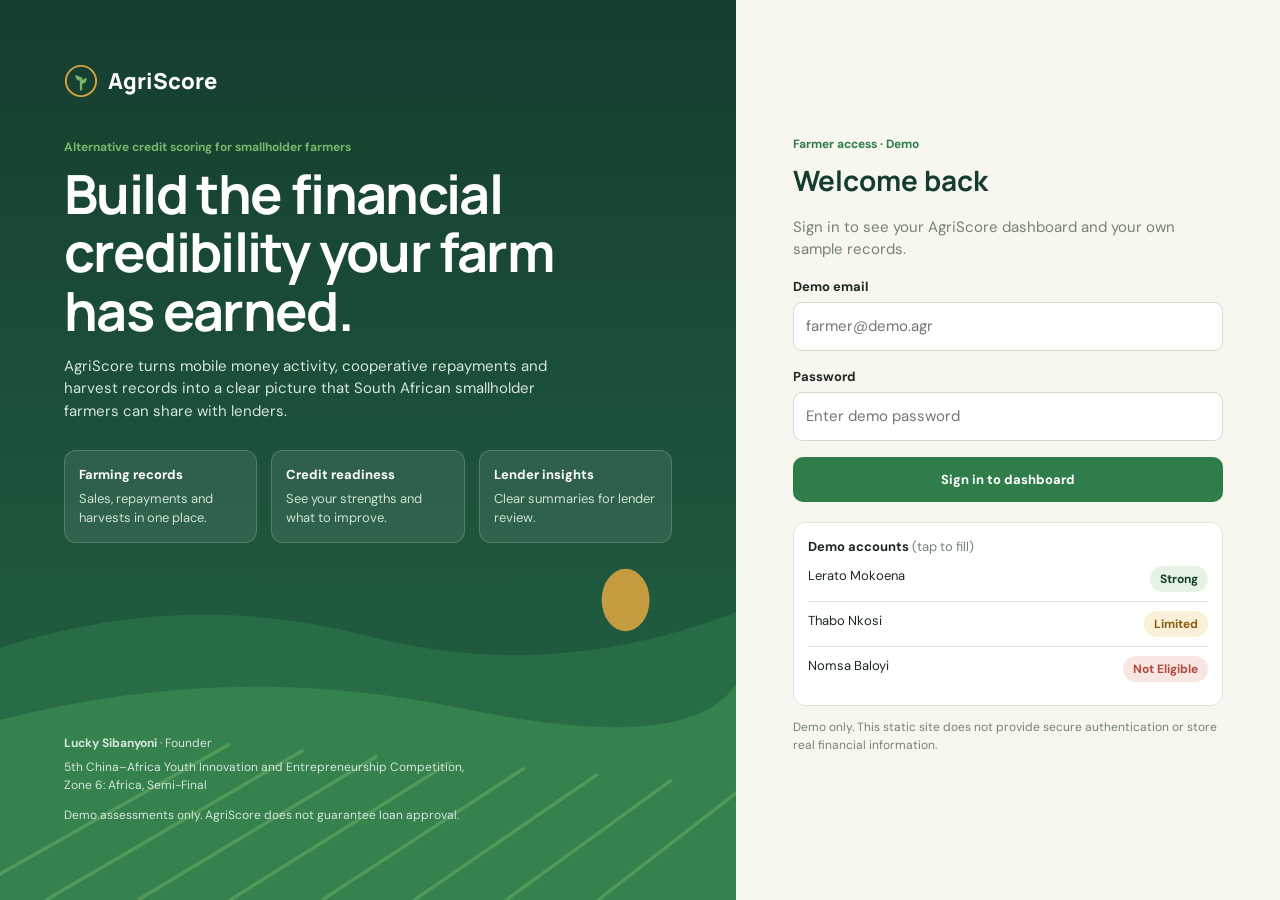
<file: index.html>
<!DOCTYPE html>
<html lang="en"><head><meta charset="UTF-8"><meta name="viewport" content="width=device-width, initial-scale=1.0"><title>AgriScore | Demo sign in</title>
<style>
@import url('https://fonts.googleapis.com/css2?family=DM+Sans:wght@400;500;600;700&family=Manrope:wght@500;700;800&display=swap');
:root{--forest:#153D2E;--green:#2F7D4A;--fresh:#78B66A;--cream:#F7F6EF;--white:#fff;--ink:#1D2922;--muted:#758278;--gold:#D9A441;--line:#E3E6DA;--amber:#C98A1B;--red:#B4493F;--out:#2F7D4A;--out-soft:#E6F2E4;--r:14px;--sp:24px;--shadow:0 1px 2px rgba(21,61,46,.06),0 6px 18px rgba(21,61,46,.05)}
body[data-outcome=limited]{--out:#C98A1B;--out-soft:#FBF1DA}body[data-outcome=notelig]{--out:#B4493F;--out-soft:#F8E6E3}
*{box-sizing:border-box}body{margin:0;background:var(--cream);color:var(--ink);font:15px/1.5 'DM Sans',Arial,sans-serif}a{color:inherit;text-decoration:none}button,input,select{font:inherit}button{cursor:pointer}
:focus-visible{outline:3px solid var(--gold);outline-offset:2px}
h1,h2,h3,h4{font-family:Manrope,sans-serif;margin-top:0;color:var(--forest)}h1{font-size:clamp(26px,3vw,34px);letter-spacing:-.03em;margin-bottom:6px}h2{font-size:21px}h3{font-size:16px;margin-bottom:10px}
.muted{color:var(--muted)}.small{font-size:12px}.hidden{display:none!important}
.brand{display:flex;align-items:center;gap:10px;font:800 22px Manrope,sans-serif;color:#fff}.brand svg{width:34px;height:34px}
.topbar{background:var(--forest);display:flex;align-items:center;justify-content:space-between;gap:20px;padding:12px clamp(18px,4vw,56px);position:sticky;top:0;z-index:10}
.topbar-right{display:flex;align-items:center;gap:14px;color:#fff}.demo-pill{background:rgba(217,164,65,.18);color:var(--gold);font-weight:700;font-size:11px;padding:6px 10px;border-radius:20px;border:1px solid rgba(217,164,65,.5)}
.user-chip{display:flex;align-items:center;gap:9px;font-weight:600;font-size:14px}.avatar{width:34px;height:34px;border-radius:50%;background:var(--fresh);color:var(--forest);display:grid;place-items:center;font-weight:800;font-size:13px}
.topbar .btn-outline{background:transparent;color:#fff;border-color:rgba(255,255,255,.35);padding:8px 14px}
.nav-strip{background:#fff;border-bottom:1px solid var(--line);padding:0 clamp(18px,4vw,56px);display:flex;gap:4px;overflow-x:auto}
.nav-link{white-space:nowrap;padding:14px 12px;color:var(--muted);font-size:13px;font-weight:600;border-bottom:3px solid transparent}.nav-link:hover{color:var(--forest)}.nav-link.active{color:var(--forest);border-color:var(--green);font-weight:700}
.main{max-width:1280px;margin:0 auto;padding:32px clamp(16px,4vw,56px) 56px}
.eyebrow{color:var(--green);font-weight:700;font-size:12px;margin-bottom:6px}
.page-intro{display:flex;justify-content:space-between;align-items:end;gap:24px;margin-bottom:24px}.page-intro p{margin:0;color:var(--muted);max-width:70ch}
.panel,.metric,.score-panel,.factor-card,.profile-card{background:#fff;border:1px solid var(--line);border-radius:var(--r);box-shadow:var(--shadow)}
.panel{padding:var(--sp);margin-bottom:22px}
.score-layout{display:grid;grid-template-columns:minmax(300px,1fr) 1.4fr;gap:22px;margin-bottom:22px}
.score-panel{padding:28px;display:flex;align-items:center;gap:26px;border-top:5px solid var(--out);margin-bottom:22px}.score-layout .score-panel{margin-bottom:0}
.score-ring{width:170px;height:170px;flex:0 0 170px;border-radius:50%;display:grid;place-items:center;background:conic-gradient(var(--out) var(--score-deg,80%),#E8ECE2 0);position:relative}
.score-ring:before{content:'';position:absolute;inset:12px;border-radius:50%;background:#fff}.score-ring-inner{position:relative;text-align:center}
.score-number{font:800 44px Manrope,sans-serif;color:var(--forest);letter-spacing:-.05em;line-height:1}.score-outof,.score-caption{font-size:12px;color:var(--muted)}
.status{display:inline-flex;align-items:center;gap:8px;background:var(--out-soft);color:var(--ink);border:1px solid var(--out);border-radius:8px;padding:8px 12px;font-size:13px;font-weight:700;margin:8px 0}.status-dot{width:9px;height:9px;background:var(--out);border-radius:50%}
.score-summary h2{margin-bottom:4px;color:var(--out)}.score-summary p{font-size:13px;color:var(--muted);margin:4px 0}
.metrics{display:grid;grid-template-columns:repeat(auto-fit,minmax(150px,1fr));gap:14px;margin-bottom:22px}.score-layout .metrics{grid-template-columns:repeat(3,1fr);margin:0;align-content:stretch}
.metric{padding:18px}.metric-label{font-size:12px;color:var(--muted);font-weight:600}.metric-value{font:800 24px Manrope,sans-serif;color:var(--forest);margin:8px 0 4px}.metric-note{font-size:12px;color:var(--muted)}
.section-heading{display:flex;align-items:end;justify-content:space-between;gap:16px;margin:30px 0 14px}.section-heading h2{margin:0}
.factor-grid{display:grid;grid-template-columns:repeat(4,1fr);gap:14px;margin-bottom:8px}
.factor-card{padding:18px;display:block;transition:border-color .15s,transform .15s}.factor-card:hover{border-color:var(--green);transform:translateY(-2px)}
.factor-top{display:flex;justify-content:space-between;align-items:center;margin-bottom:12px}.factor-icon{width:42px;height:42px;display:grid;place-items:center;border-radius:11px;background:#E6F2E4;color:var(--green)}.factor-icon svg,.step svg{width:22px;height:22px;fill:none;stroke:currentColor;stroke-width:1.8;stroke-linecap:round;stroke-linejoin:round}
.arrow{color:var(--green)}.factor-card p{font-size:12px;color:var(--muted);margin:4px 0 10px}.points{font-size:12px;font-weight:700;color:var(--green)}
.progress{height:8px;background:#E8ECE2;border-radius:10px;overflow:hidden;margin-top:10px}.progress span{display:block;height:100%;background:var(--green);border-radius:10px}.progress.out span{background:var(--gold)}
.bar-row{display:grid;grid-template-columns:70px 1fr auto;gap:12px;align-items:center;margin:14px 0;font-size:13px}.bar-row .progress{margin:0}
.stack{display:flex;height:14px;border-radius:10px;overflow:hidden;background:#E8ECE2;margin:16px 0 10px}.s-ok{background:var(--green)}.s-late{background:var(--gold)}.s-out{background:var(--red)}
.btn{display:inline-flex;align-items:center;justify-content:center;gap:8px;border:0;border-radius:10px;padding:11px 16px;font-weight:700;font-size:13px;transition:background .15s}
.btn-primary{background:var(--green);color:#fff}.btn-primary:hover{background:var(--forest)}.btn-green{background:var(--green);color:#fff}.btn-light{background:#E6F2E4;color:var(--forest)}.btn-light:hover{background:#d5e9d2}.btn-outline{background:#fff;border:1px solid var(--line);color:var(--ink)}
.panel-header{display:flex;align-items:center;justify-content:space-between;margin-bottom:16px}
.table-wrap{overflow-x:auto}table{width:100%;border-collapse:collapse;white-space:nowrap;font-size:13px}th{text-align:left;background:#F1F3EA;color:var(--forest);font-size:12px;font-weight:700;padding:12px 14px;border-bottom:1px solid var(--line)}td{padding:13px 14px;border-bottom:1px solid #EEF0E8}tbody tr:nth-child(even){background:#FAFAF5}tbody tr:hover{background:#F1F6EC}
.tag{display:inline-block;border-radius:20px;padding:4px 10px;font-size:12px;font-weight:700;background:#E6F2E4;color:var(--forest)}.tag.late,.tag.outstanding{background:#F8E6E3;color:var(--red)}.tag.limited{background:#FBF1DA;color:#8A5E0E}
.filters{display:flex;gap:10px;flex-wrap:wrap;margin-bottom:16px}.field{background:#fff;border:1px solid #D5DACB;border-radius:9px;padding:10px 12px;min-width:150px;color:var(--ink)}.field:focus{border-color:var(--green)}
.empty{padding:32px;text-align:center;color:var(--muted)}.two-col{display:grid;grid-template-columns:1fr 1fr;gap:22px}
.factor-row{margin:18px 0}.factor-row-head{display:flex;justify-content:space-between;gap:10px;font-size:13px;font-weight:600;margin-bottom:6px}
.note{padding:14px 16px;border-radius:10px;background:#FBF3DF;border-left:4px solid var(--gold);color:#5E4A16;font-size:13px}
.panel ul{padding-left:20px;line-height:1.9}
.profile-grid{display:grid;grid-template-columns:repeat(3,1fr);gap:16px}.profile-card{padding:20px;border-top:5px solid var(--out)}.profile-card[data-out=limited]{border-top-color:var(--amber)}.profile-card[data-out=notelig]{border-top-color:var(--red)}.profile-card[data-out=strong]{border-top-color:var(--green)}.profile-card h3{margin-bottom:2px}.profile-card p{font-size:13px;color:var(--muted)}.profile-card h2{margin:12px 0 0}
.steps{display:grid;grid-template-columns:repeat(4,1fr);gap:14px;margin-bottom:22px}.step{background:#fff;border:1px solid var(--line);border-radius:var(--r);padding:18px}.step b{display:flex;width:32px;height:32px;border-radius:50%;background:var(--forest);color:#fff;align-items:center;justify-content:center;margin-bottom:10px;font-family:Manrope}.step p{font-size:13px;color:var(--muted);margin:0}
.footer{font-size:12px;color:var(--muted);padding:20px;text-align:center}
.login-page{min-height:100vh;display:grid;grid-template-columns:1.15fr .85fr}
.login-hero{background:linear-gradient(180deg,var(--forest) 0%,#1F5A3E 70%);color:#fff;display:flex;flex-direction:column;justify-content:space-between;padding:clamp(28px,5vw,64px);position:relative;overflow:hidden}
.login-hero>*{position:relative;z-index:1}.login-hero svg.hero-art{position:absolute;left:0;bottom:0;width:100%;height:40%;z-index:0;pointer-events:none}
.login-hero h1{color:#fff;font-size:clamp(34px,4.4vw,54px);line-height:1.08;max-width:15ch;margin:40px 0 16px}.login-hero p{color:#D6E6DA;max-width:50ch}
.features{display:grid;grid-template-columns:repeat(3,1fr);gap:14px;margin:28px 0}.feature{background:rgba(255,255,255,.08);border:1px solid rgba(255,255,255,.18);border-radius:12px;padding:14px;font-size:13px}.feature b{display:block;margin-bottom:4px}.feature span{color:#CFE0D3}
.login-side{display:grid;place-items:center;padding:30px;background:var(--cream)}.login-card{width:min(430px,100%)}.login-card h2{font-size:28px;margin:6px 0}.login-card>p{color:var(--muted)}
.form-group{margin:16px 0}.form-group label{display:block;font-size:13px;font-weight:700;margin-bottom:6px}.form-group input,.form-group select{width:100%;padding:12px;border:1px solid #D5DACB;border-radius:9px;background:#fff}
.login-card .btn-primary{width:100%;padding:13px}.error{color:var(--red);font-size:13px;margin-top:10px}
.demo-logins{margin-top:20px;background:#fff;border:1px solid var(--line);border-radius:12px;padding:14px;font-size:13px}.demo-logins button{display:flex;justify-content:space-between;width:100%;background:none;border:0;border-top:1px solid var(--line);padding:9px 0;color:var(--ink);text-align:left}.demo-logins button:first-of-type{border-top:0}.demo-logins button:hover{color:var(--green)}
@media(max-width:1050px){.factor-grid,.steps{grid-template-columns:repeat(2,1fr)}.score-layout{grid-template-columns:1fr}.profile-grid{grid-template-columns:1fr 1fr}}
@media(max-width:760px){.login-page{grid-template-columns:1fr}.features{grid-template-columns:1fr}.page-intro{flex-direction:column;align-items:start}.score-panel{flex-direction:column;text-align:center}.score-layout .metrics,.two-col,.profile-grid,.factor-grid,.steps{grid-template-columns:1fr}.topbar-right .demo-pill,.user-chip span:last-child{display:none}.login-hero h1{margin-top:28px}}
@media(prefers-reduced-motion:reduce){*{transition:none!important}}
.neg{color:var(--red);font-weight:700}.pos{color:var(--green);font-weight:700}.cat-group{margin-bottom:26px}.cat-head{display:flex;justify-content:space-between;align-items:baseline;flex-wrap:wrap;gap:8px;padding:10px 14px;background:#E6F2E4;border-radius:10px 10px 0 0;border:1px solid var(--line);border-bottom:0}.cat-head h3{margin:0}.cat-group .table-wrap{border:1px solid var(--line);border-radius:0 0 10px 10px}
.ladder{display:grid;grid-template-columns:repeat(3,1fr);gap:12px}.rung{border:1px solid var(--line);border-top:5px solid var(--green);border-radius:12px;padding:14px;display:flex;flex-direction:column;gap:3px;font-size:13px;color:var(--muted)}.rung b{color:var(--ink);font-size:15px}.rung.notelig{border-top-color:var(--red)}.rung.limited{border-top-color:var(--amber)}.rung.here{background:var(--out-soft);border-color:var(--out);border-top-width:5px}.rung em{font-style:normal;font-weight:700;color:var(--ink);margin-top:6px}.whatif-out{background:#F1F3EA;border-radius:12px;padding:20px;text-align:center;align-self:start}input[type=range]{accent-color:var(--green)}@media(max-width:760px){.ladder{grid-template-columns:1fr}}
.switch{background:rgba(255,255,255,.12);color:#fff;border:1px solid rgba(255,255,255,.35);border-radius:8px;padding:7px 8px;font-weight:600;font-size:14px}.switch option{color:#1D2922}
.timeline{display:flex;gap:8px;flex-wrap:wrap;align-items:flex-start;margin-bottom:12px}.dot{display:flex;flex-direction:column;align-items:center;gap:4px;width:28px}.dot i{width:22px;height:22px;border-radius:50%;background:var(--green)}.dot.late i{background:var(--gold)}.dot.outstanding i{background:var(--red)}.dot small{font-size:10px;color:var(--muted);height:12px}.consent{display:flex;align-items:center;gap:10px;font-weight:700;margin:14px 0}.consent input{width:20px;height:20px;accent-color:var(--green)}.btn[disabled]{opacity:.5;cursor:not-allowed}
</style></head>
<body>
<div class="login-page" id="login-view"><section class="login-hero">
<svg class="hero-art" viewBox="0 0 800 300" preserveAspectRatio="none" aria-hidden="true"><path d="M0 90Q200 40 400 80T800 60V300H0Z" fill="#2F7D4A" opacity=".55"/><path d="M0 150Q250 100 500 140T800 120V300H0Z" fill="#3E9158" opacity=".6"/><g stroke="#78B66A" stroke-width="3" opacity=".45"><path d="M-50 300L250 170M50 300L330 175M150 300L410 180M250 300L490 185M350 300L570 190M450 300L650 195M550 300L730 200M650 300L810 205"/></g><circle cx="680" cy="50" r="26" fill="#D9A441" opacity=".9"/></svg>
<div><a class="brand" href="#"><svg viewBox="0 0 36 36" fill="none" aria-hidden="true"><circle cx="18" cy="18" r="16" stroke="#D9A441" stroke-width="2"/><path d="M18 27V15" stroke="#78B66A" stroke-width="2.4" stroke-linecap="round"/><path d="M18 18c-4 0-6-2.500-6-6 4 0 6 2.500 6 6zM18 21c4 0 6-2.500 6-6-4 0-6 2.500-6 6z" fill="#78B66A"/></svg><span>AgriScore</span></a>
<div class="eyebrow" style="color:var(--fresh);margin-top:40px">Alternative credit scoring for smallholder farmers</div><h1 style="margin-top:8px">Build the financial credibility your farm has earned.</h1>
<p>AgriScore turns mobile money activity, cooperative repayments and harvest records into a clear picture that South African smallholder farmers can share with lenders.</p>
<div class="features"><div class="feature"><b>Farming records</b><span>Sales, repayments and harvests in one place.</span></div><div class="feature"><b>Credit readiness</b><span>See your strengths and what to improve.</span></div><div class="feature"><b>Lender insights</b><span>Clear summaries for lender review.</span></div></div></div>
<div><p class="small" style="margin:0 0 6px"><b>Lucky Sibanyoni</b> · Founder</p><p class="small" style="margin:0 0 10px">5th China–Africa Youth Innovation and Entrepreneurship Competition, Zone 6: Africa, Semi-Final</p><p class="small">Demo assessments only. AgriScore does not guarantee loan approval.</p></div></section>
<section class="login-side"><form class="login-card" id="login-form"><div class="eyebrow">Farmer access · Demo</div><h2>Welcome back</h2><p>Sign in to see your AgriScore dashboard and your own sample records.</p>
<div class="form-group"><label for="email">Demo email</label><input id="email" type="email" placeholder="farmer@demo.agr" required></div>
<div class="form-group"><label for="password">Password</label><input id="password" type="password" placeholder="Enter demo password" required></div>
<button class="btn btn-primary" type="submit">Sign in to dashboard</button><div id="login-error" class="error" role="alert"></div>
<div class="demo-logins"><strong>Demo accounts</strong> <span class="muted">(tap to fill)</span>
<button type="button" data-fill="lerato@demo.agr"><span>Lerato Mokoena</span><span class="tag">Strong</span></button>
<button type="button" data-fill="thabo@demo.agr"><span>Thabo Nkosi</span><span class="tag limited">Limited</span></button>
<button type="button" data-fill="nomsa@demo.agr"><span>Nomsa Baloyi</span><span class="tag late">Not Eligible</span></button></div>
<p class="small muted">Demo only. This static site does not provide secure authentication or store real financial information.</p></form></section></div>

<div class="app-shell hidden" id="app-view"><header class="topbar"><a class="brand" href="#dashboard"><svg viewBox="0 0 36 36" fill="none" aria-hidden="true"><circle cx="18" cy="18" r="16" stroke="#D9A441" stroke-width="2"/><path d="M18 27V15" stroke="#78B66A" stroke-width="2.4" stroke-linecap="round"/><path d="M18 18c-4 0-6-2.500-6-6 4 0 6 2.500 6 6zM18 21c4 0 6-2.500 6-6-4 0-6 2.500-6 6z" fill="#78B66A"/></svg><span>AgriScore</span></a><div class="topbar-right"><span class="demo-pill">DEMO MODE</span><div class="user-chip"><span class="avatar" id="nav-avatar">F</span><span id="nav-name">Farmer</span></div><button class="btn btn-outline" id="logout-btn">Log out</button></div></header>
<nav class="nav-strip" aria-label="Main"><a class="nav-link" href="#farmer-view" data-nav="farmer-view">Farmer View · Free</a><a class="nav-link" href="#dashboard" data-nav="dashboard">Dashboard</a><a class="nav-link" href="#credit-score" data-nav="credit-score">Credit Score</a><a class="nav-link" href="#loans" data-nav="loans">Loans</a><a class="nav-link" href="#transactions" data-nav="transactions">Mobile Money</a><a class="nav-link" href="#repayments" data-nav="repayments">Co-op Repayments</a><a class="nav-link" href="#harvest" data-nav="harvest">Harvest History</a><a class="nav-link" href="#weather" data-nav="weather">Weather Risk</a><a class="nav-link" href="#profile" data-nav="profile">Profile</a><a class="nav-link" href="#lender" data-nav="lender">Lender demo</a><a class="nav-link" href="#methodology" data-nav="methodology">Scoring guide</a><a class="nav-link" href="#about" data-nav="about">About</a></nav>
<main class="main" id="app-main"></main>
<footer class="footer">AgriScore interactive prototype · Fictional sample data · Not a real credit decision or loan approval.<br>Founder: Lucky Sibanyoni · 5th China–Africa Youth Innovation and Entrepreneurship Competition, Zone 6: Africa, Semi-Final</footer></div>
<script src="data.js"></script><script src="auth.js"></script><script src="app.js"></script>
</body></html>
</file>
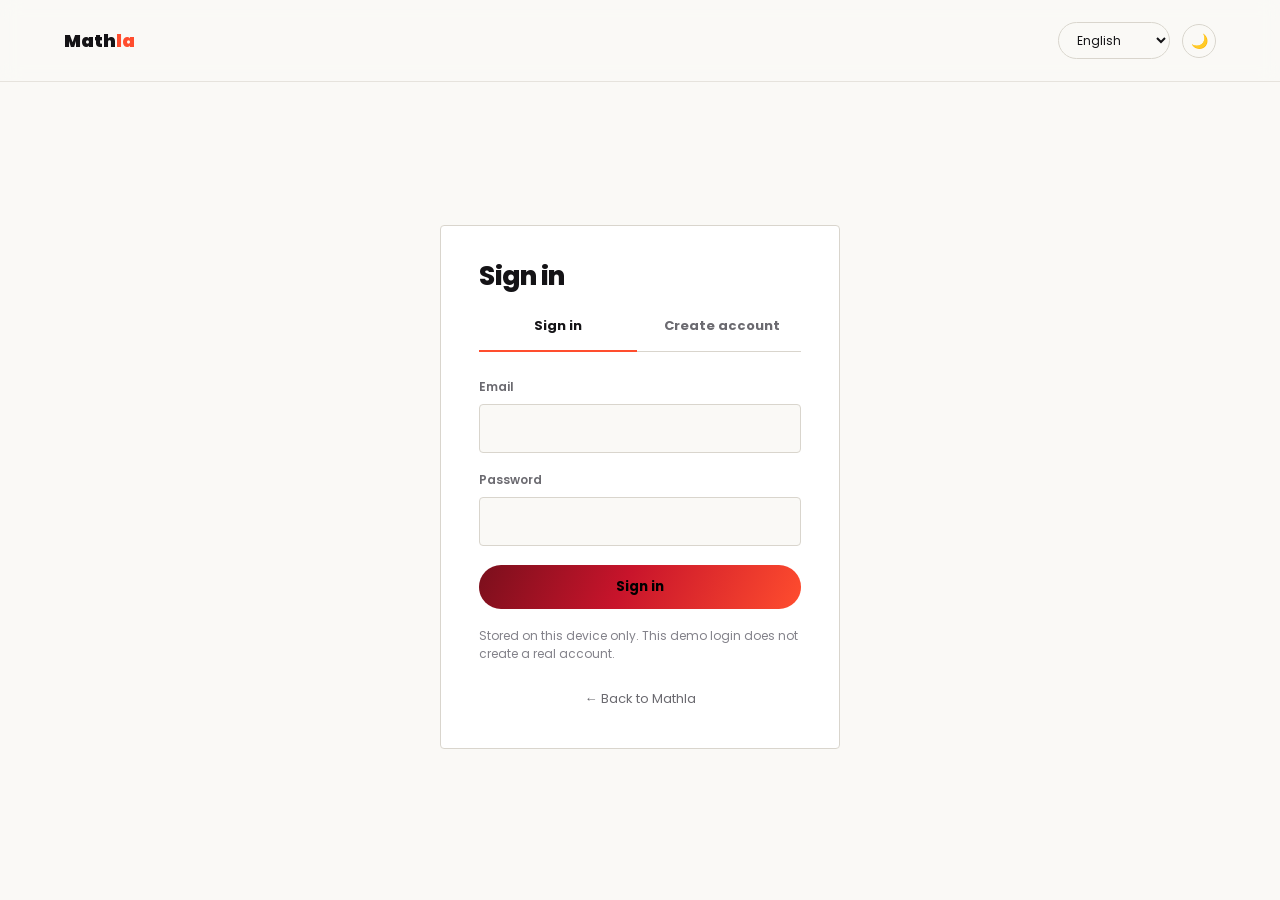
<file: signin.html>
<!DOCTYPE html>
<html lang="en">
<head>
<meta charset="UTF-8">
<meta name="viewport" content="width=device-width, initial-scale=1, viewport-fit=cover">
<title>Sign in — Mathla</title>
<link rel="preconnect" href="https://fonts.googleapis.com">
<link rel="preconnect" href="https://fonts.gstatic.com" crossorigin>
<link href="https://fonts.googleapis.com/css2?family=Poppins:wght@400;500;700;800;900&display=swap" rel="stylesheet">
<link rel="stylesheet" href="styles.css">
</head>
<body>
<div class="grain"></div>

<nav>
  <a href="index.html" class="logo" style="text-decoration:none;color:inherit;">Math<span>la</span></a>
  <div style="display:flex;align-items:center;gap:12px;">
    <select id="langSelect" aria-label="Choose language">
      <option value="en">English</option>
      <option value="af">Afrikaans</option>
      <option value="tn">Setswana</option>
      <option value="nso">Sepedi</option>
      <option value="zu">isiZulu</option>
      <option value="ts">Xitsonga</option>
    </select>
    <button id="themeToggle" aria-label="Toggle light and dark mode" style="background:none;border:1px solid var(--border2);color:var(--white);width:34px;height:34px;border-radius:100px;cursor:pointer;font-size:14px;">☀️</button>
  </div>
</nav>

<div class="auth-page">
  <div class="auth-card">
    <h1 id="authHeading" data-i18n="signInBtn">Sign in</h1>

    <div id="authFormWrap">
      <div class="auth-tabs">
        <button type="button" class="auth-tab active" data-mode="signin" id="tabSignIn" data-i18n="signInBtn">Sign in</button>
        <button type="button" class="auth-tab" data-mode="signup" id="tabSignUp" data-i18n="createAccountBtn">Create account</button>
      </div>
      <form id="authForm" novalidate>
        <label class="auth-label" for="authEmail" data-i18n="emailLabel">Email</label>
        <input class="auth-input" type="email" id="authEmail" autocomplete="email" required>
        <label class="auth-label" for="authPassword" data-i18n="passwordLabel">Password</label>
        <input class="auth-input" type="password" id="authPassword" autocomplete="current-password" minlength="6" required>
        <p class="auth-error" id="authError"></p>
        <button type="submit" class="next-btn show" id="authSubmit" data-i18n="signInBtn">Sign in</button>
      </form>
      <p class="auth-note" data-i18n="authNote">Stored on this device only. This demo login does not create a real account.</p>
    </div>

    <div id="alreadyIn" style="display:none;">
      <p class="auth-already" id="alreadyText"></p>
      <a href="index.html" class="next-btn show" style="display:block;text-align:center;text-decoration:none;" data-i18n="continueBtn">Continue to Mathla</a>
      <button id="switchAccountBtn" class="auth-signout" style="margin-top:14px;width:100%;" data-i18n="signOutBtn">Sign out</button>
    </div>

    <p class="auth-back"><a href="index.html" data-i18n="backToHome">← Back to Mathla</a></p>
  </div>
</div>

<script src="common.js"></script>
<script src="signin.js"></script>
</body>
</html>
</file>
<file: styles.css>
:root{
  --black:#050506; --ink:#0b0b0d; --white:#f6f5f3; --grey:#8a8a90;
  --red-deep:#7a0f1c; --red-mid:#c8142b; --red-hot:#ff4d2e;
  --grad: linear-gradient(115deg,var(--red-deep) 0%, var(--red-mid) 45%, var(--red-hot) 100%);
  --green:#3ddc84;
  --border:#1c1c1f; --border2:#2c2c30; --track:#222;
  --muted2:#9a9aa0; --muted3:#8f8f96; --muted4:#c9c9ce; --muted5:#d5d5d8; --muted6:#5c5c62;
  --overlay:rgba(0,0,0,.75); --nav-bg:rgba(5,5,6,.85);
  padding-top:env(safe-area-inset-top,0px); padding-bottom:env(safe-area-inset-bottom,0px); box-sizing:border-box;
}
html[data-theme="light"]{
  --black:#faf9f6; --ink:#ffffff; --white:#141316; --grey:#6b6a70;
  --border:#e6e3dd; --border2:#d9d5cd; --track:#e9e6df;
  --muted2:#55545a; --muted3:#5c5b61; --muted4:#3d3c41; --muted5:#3d3c41; --muted6:#83828a;
  --overlay:rgba(255,255,255,.8); --nav-bg:rgba(250,249,246,.85);
}
html{background:var(--black);}
body{transition:background .35s,color .35s;}
*{margin:0;padding:0;box-sizing:border-box;}
html{scroll-behavior:smooth;scroll-padding-top:env(safe-area-inset-top,0px);}
body{background:var(--black);color:var(--white);font-family:'Poppins',sans-serif;overflow-x:hidden;}
::selection{background:var(--red-hot);color:#000;}
.grain{position:fixed;inset:0;pointer-events:none;z-index:1;opacity:.045;mix-blend-mode:overlay;
  background-image:url("data:image/svg+xml,%3Csvg xmlns='http://www.w3.org/2000/svg' width='120' height='120'%3E%3Cfilter id='n'%3E%3CfeTurbulence type='fractalNoise' baseFrequency='0.9' numOctaves='2' stitchTiles='stitch'/%3E%3C/filter%3E%3Crect width='100%25' height='100%25' filter='url(%23n)'/%3E%3C/svg%3E");}

nav{position:sticky;top:0;z-index:100;display:flex;justify-content:space-between;align-items:center;
  padding:22px clamp(20px,5vw,64px);background:var(--nav-bg);backdrop-filter:blur(10px);border-bottom:1px solid var(--border);}
.logo{font-weight:900;font-size:18px;}
.logo span{color:var(--red-hot);}
#langSelect{background:none;border:1px solid var(--border2);color:var(--white);padding:8px 14px;border-radius:100px;
  font-family:inherit;font-size:12px;cursor:pointer;}
#langSelect option{background:var(--ink);color:var(--white);}

/* auth */
.auth-btn{background:var(--grad);border:none;color:#000;font-weight:700;font-family:inherit;font-size:12px;
  padding:9px 18px;border-radius:100px;cursor:pointer;white-space:nowrap;text-decoration:none;display:inline-block;line-height:1.3;}
.auth-area.signed-in{display:flex;align-items:center;gap:10px;}
.auth-account{display:flex;align-items:center;gap:10px;font-size:12px;color:var(--muted4);}
.auth-account b{font-weight:700;color:var(--white);max-width:140px;overflow:hidden;text-overflow:ellipsis;white-space:nowrap;}
.auth-signout{background:none;border:1px solid var(--border2);color:var(--white);font-family:inherit;font-size:12px;
  font-weight:600;padding:8px 16px;border-radius:100px;cursor:pointer;}
.auth-signout:hover{border-color:var(--red-hot);color:var(--red-hot);}
/* standalone sign-in page */
.auth-page{min-height:calc(100vh - 90px);display:flex;align-items:center;justify-content:center;padding:60px 20px;position:relative;z-index:2;}
.auth-card{background:var(--ink);border:1px solid var(--border2);max-width:400px;width:100%;padding:38px;border-radius:4px;}
.auth-card h1{font-size:26px;font-weight:800;letter-spacing:-.5px;margin-bottom:26px;}
.auth-already{font-size:14px;color:var(--muted4);line-height:1.6;margin-bottom:20px;}
.auth-already b{color:var(--white);}
.auth-back{text-align:center;margin-top:22px;}
.auth-back a{font-size:13px;color:var(--grey);text-decoration:none;}
.auth-back a:hover{color:var(--red-hot);}
.auth-tabs{display:flex;gap:6px;margin-bottom:26px;border-bottom:1px solid var(--border2);}
.auth-tab{flex:1;background:none;border:none;color:var(--grey);font-family:inherit;font-weight:700;font-size:13px;
  padding:0 0 14px;cursor:pointer;border-bottom:2px solid transparent;margin-bottom:-1px;}
.auth-tab.active{color:var(--white);border-bottom-color:var(--red-hot);}
.auth-label{display:block;font-size:12px;color:var(--grey);font-weight:600;margin-bottom:8px;}
.auth-input{width:100%;background:var(--black);border:1px solid var(--border2);color:var(--white);font-family:inherit;
  font-size:14px;padding:13px 16px;border-radius:4px;margin-bottom:18px;}
.auth-input:focus{outline:none;border-color:var(--red-hot);}
.auth-error{font-size:13px;color:var(--red-hot);margin:-8px 0 14px;min-height:1px;}
.auth-error:empty{margin:0;}
#authSubmit{width:100%;text-align:center;}
.auth-note{font-size:12px;color:var(--muted6);line-height:1.5;margin-top:18px;}

section{position:relative;padding:90px clamp(20px,6vw,80px);z-index:2;}
.kicker{font-size:13px;color:var(--red-hot);font-weight:700;letter-spacing:.3px;margin-bottom:16px;}
h2.title{font-size:clamp(28px,4.5vw,50px);font-weight:800;letter-spacing:-1px;max-width:760px;line-height:1.08;}

/* hero */
#hero{padding-top:80px;padding-bottom:60px;}
h1{font-size:clamp(40px,8vw,96px);font-weight:900;line-height:.98;letter-spacing:-2px;max-width:900px;}
h1 .hl{background:var(--grad);-webkit-background-clip:text;background-clip:text;color:transparent;}
.hero-sub{max-width:520px;margin-top:26px;font-size:17px;color:var(--muted4);line-height:1.6;}
.grade-picker{display:flex;gap:12px;margin-top:40px;flex-wrap:wrap;}
.grade-btn{padding:16px 30px;border-radius:100px;border:1px solid var(--border2);background:transparent;color:var(--white);
  font-family:inherit;font-weight:700;font-size:15px;cursor:pointer;transition:.3s;}
.grade-btn.active{background:var(--grad);border-color:transparent;color:#000;}
.grade-btn:hover{border-color:var(--red-hot);}
.stat-strip{display:flex;gap:44px;margin-top:56px;flex-wrap:wrap;}
.stat-strip div b{font-size:34px;font-weight:900;display:block;}
.stat-strip div span{font-size:12px;color:var(--grey);}

/* topics */
.topic-grid{display:grid;grid-template-columns:repeat(auto-fill,minmax(240px,1fr));gap:1px;background:var(--border);margin-top:48px;border:1px solid var(--border);}
.topic-card{background:var(--ink);padding:30px;cursor:pointer;transition:.3s;position:relative;}
.topic-card:hover{background:#121014;}
.topic-card h3{font-size:18px;font-weight:700;margin-bottom:10px;}
.topic-card p{font-size:13px;color:var(--muted3);margin-bottom:18px;}
.mastery-bar{height:4px;background:var(--track);border-radius:4px;overflow:hidden;}
.mastery-fill{height:100%;background:var(--grad);width:0%;transition:width .6s;}
.mastery-label{font-size:11px;color:var(--grey);margin-top:8px;display:block;}
.topic-card.locked{opacity:.45;cursor:default;}


/* dashboard */
.dash-grid{display:grid;grid-template-columns:1fr 1fr;gap:40px;margin-top:48px;}
@media (max-width:800px){.dash-grid{grid-template-columns:1fr;}}
.dash-card{border:1px solid var(--border);padding:32px;background:var(--ink);}
.dash-card h4{font-size:14px;color:var(--grey);font-weight:700;margin-bottom:20px;letter-spacing:.3px;}
.weak-row{display:flex;justify-content:space-between;align-items:center;padding:14px 0;border-top:1px solid var(--border);font-size:14px;}
.weak-row:first-of-type{border-top:none;}
.weak-row b{font-weight:700;}
.weak-pct{font-weight:800;}
.weak-pct.low{color:var(--red-hot);}
.weak-pct.mid{color:#e8b93d;}
.weak-pct.high{color:var(--green);}
.empty-note{font-size:13px;color:var(--grey);line-height:1.6;}

/* papers */
.paper-list{margin-top:44px;display:flex;flex-direction:column;}
.paper-row{display:flex;justify-content:space-between;align-items:center;padding:24px 0;border-top:1px solid var(--border);gap:20px;flex-wrap:wrap;}
.paper-row:last-child{border-bottom:1px solid var(--border);}
.paper-row h4{font-size:17px;font-weight:700;}
.paper-row span{font-size:13px;color:var(--grey);}
.paper-btn{padding:11px 22px;border-radius:100px;border:1px solid var(--border2);background:none;color:var(--white);font-family:inherit;font-weight:600;font-size:13px;cursor:pointer;}
.paper-btn:hover{border-color:var(--red-hot);color:var(--red-hot);}

footer{padding:44px clamp(20px,6vw,80px);border-top:1px solid var(--border);font-size:12px;color:var(--muted6);z-index:2;position:relative;}

/* modal */
.overlay{position:fixed;inset:0;background:var(--overlay);backdrop-filter:blur(4px);z-index:200;display:none;align-items:center;justify-content:center;padding:20px;}
.overlay.show{display:flex;}
.modal{background:var(--ink);border:1px solid var(--border2);max-width:560px;width:100%;padding:38px;border-radius:4px;max-height:86vh;overflow-y:auto;}
.modal h3{font-size:22px;font-weight:800;margin-bottom:6px;}
.modal .prog{font-size:12px;color:var(--grey);margin-bottom:22px;}
.q-text{font-size:18px;font-weight:600;margin-bottom:22px;line-height:1.4;}
.opt{display:block;width:100%;text-align:left;padding:14px 18px;margin-bottom:10px;border:1px solid var(--border2);background:none;
  color:var(--white);font-family:inherit;font-size:14px;border-radius:4px;cursor:pointer;transition:.2s;}
.opt:hover{border-color:var(--red-hot);}
.opt.correct{border-color:var(--green);background:rgba(61,220,132,.1);}
.opt.wrong{border-color:var(--red-hot);background:rgba(255,77,46,.1);}
.modal-actions{display:flex;justify-content:space-between;align-items:center;margin-top:24px;}
.close-x{background:none;border:none;color:var(--grey);font-size:22px;cursor:pointer;float:right;}
.next-btn{background:var(--grad);border:none;color:#000;font-weight:700;padding:12px 26px;border-radius:100px;cursor:pointer;font-family:inherit;display:none;}
.next-btn.show{display:inline-block;}
.result-box{text-align:center;padding:20px 0;}
.result-box b{font-size:48px;font-weight:900;display:block;background:var(--grad);-webkit-background-clip:text;background-clip:text;color:transparent;}

/* paper viewer */
.paper-modal{max-width:640px;}
.paper-modal ol{margin:18px 0 0 20px;font-size:14px;line-height:2;color:var(--muted5);}
.print-btn{margin-top:24px;background:none;border:1px solid var(--border2);color:var(--white);padding:10px 20px;border-radius:100px;font-family:inherit;cursor:pointer;}
.print-btn:hover{border-color:var(--red-hot);color:var(--red-hot);}

@media print{ body *{visibility:hidden;} .paper-modal, .paper-modal *{visibility:visible;} .paper-modal{position:absolute;top:0;left:0;} .close-x,.print-btn{display:none;} }
</file>
